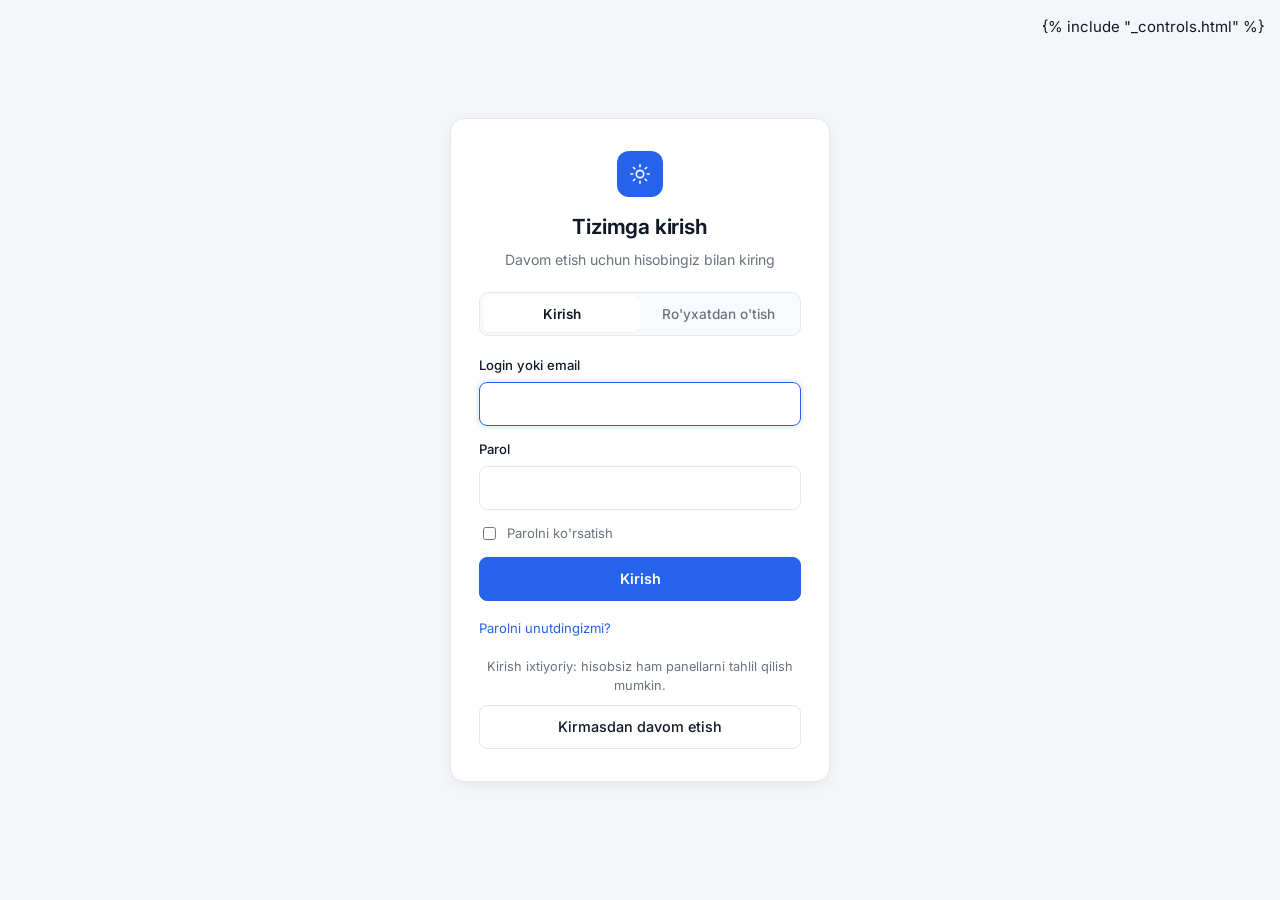
<file: templates/login.html>
<!doctype html>
<html lang="uz">
<head>
  <meta charset="utf-8" />
  <meta name="viewport" content="width=device-width, initial-scale=1" />
  <title>Tizimga kirish</title>
  <meta name="theme-color" content="#2563eb" />
  <link rel="manifest" href="/manifest.webmanifest" />
  <link rel="stylesheet" href="/static/style.css" />
</head>
<body class="auth-body" data-title-key="login.title">
  <div class="auth-controls">
    {% include "_controls.html" %}
  </div>

  <main class="auth-card">
    <span class="topbar__logo auth-card__logo" aria-hidden="true">
      <svg viewBox="0 0 24 24" width="22" height="22" fill="none" stroke="currentColor" stroke-width="1.8" stroke-linecap="round" stroke-linejoin="round"><circle cx="12" cy="12" r="4"/><path d="M12 2v2M12 20v2M4.9 4.9l1.4 1.4M17.7 17.7l1.4 1.4M2 12h2M20 12h2M4.9 19.1l1.4-1.4M17.7 6.3l1.4-1.4"/></svg>
    </span>
    <h1 id="authTitle">Tizimga kirish</h1>
    <p class="auth-card__sub" id="authSub"></p>

    <div class="tabs" id="tabs" role="tablist">
      <button type="button" class="tabs__btn is-active" data-mode="login" role="tab" data-i18n="tab.login">Kirish</button>
      <button type="button" class="tabs__btn" data-mode="register" role="tab" data-i18n="tab.register">Ro'yxatdan o'tish</button>
    </div>

    <form id="loginForm" class="form" novalidate>
      <label class="field" data-field="username">
        <span id="usernameLabel">Login</span>
        <input type="text" id="username" name="username" autocomplete="username" autofocus />
      </label>
      <label class="field" data-field="email" hidden>
        <span data-i18n="field.email">Email</span>
        <input type="email" id="email" name="email" autocomplete="email" />
      </label>
      <label class="field" data-field="code" hidden>
        <span data-i18n="field.code">Tasdiqlash kodi</span>
        <input type="text" id="code" name="code" inputmode="numeric" autocomplete="one-time-code" maxlength="6" class="field__code" placeholder="000000" />
      </label>
      <label class="field" data-field="password">
        <span id="passwordLabel" data-i18n="login.password">Parol</span>
        <input type="password" id="password" name="password" autocomplete="current-password" />
      </label>
      <label class="field" data-field="confirm" hidden>
        <span data-i18n="reg.confirm">Parolni takrorlang</span>
        <input type="password" id="confirm" name="confirm" autocomplete="new-password" />
      </label>
      <p class="form__hint" id="regHint" data-i18n="reg.hint" hidden>Login: 3–30 belgi. Parol: kamida 8 belgi.</p>
      <label class="check" id="showPasswordWrap">
        <input type="checkbox" id="showPassword" />
        <span data-i18n="login.show">Parolni ko'rsatish</span>
      </label>
      <div id="formInfo" class="form__info" role="status" hidden></div>
      <div id="loginError" class="form__error" role="alert" hidden></div>
      <button type="submit" id="loginSubmit" class="btn btn--primary btn--block">Kirish</button>

      <div class="form__links">
        <button type="button" class="linkbtn" id="forgotLink" data-i18n="forgot.link">Parolni unutdingizmi?</button>
        <button type="button" class="linkbtn" id="resendBtn" hidden></button>
        <button type="button" class="linkbtn" id="backLink" data-i18n="back" hidden>Orqaga</button>
      </div>
    </form>

    <div id="guestBlock">
      <p class="auth-card__note" data-i18n="login.optional">Kirish ixtiyoriy: hisobsiz ham panellarni tahlil qilish mumkin.</p>
      <a class="btn btn--block auth-card__guest" href="/" data-i18n="login.guest">Kirmasdan davom etish</a>
    </div>
  </main>

  <script src="/static/i18n.js"></script>
  <script src="/static/common.js"></script>
  <script src="/static/login.js"></script>
</body>
</html>
</file>
<file: static/style.css>
/* =====================================================================
   Quyosh Paneli Nazorati — toza, professional interfeys
   ===================================================================== */

@import url("https://fonts.googleapis.com/css2?family=Inter:wght@400;500;600;700&display=swap");

:root {
  --bg: #f5f6f8;
  --surface: #ffffff;
  --surface-2: #f9fafb;
  --text: #111827;
  --text-muted: #6b7280;
  --border: #e5e7eb;
  --primary: #2563eb;
  --primary-soft: #eff4ff;
  --green: #15803d;
  --green-soft: #ecfdf3;
  --red: #b91c1c;
  --red-soft: #fef2f2;
  --amber: #b45309;
  --amber-soft: #fffbeb;

  --font: "Inter", "Segoe UI", -apple-system, Roboto, sans-serif;
  --mono: "SF Mono", Consolas, monospace;
  --radius: 10px;
  --shadow: 0 1px 2px rgba(16, 24, 40, 0.05);
  --shadow-md: 0 4px 16px -4px rgba(16, 24, 40, 0.1);
}

:root[data-theme="dark"] {
  --bg: #0b0f17;
  --surface: #131925;
  --surface-2: #171e2c;
  --text: #e8ecf3;
  --text-muted: #8b96a9;
  --border: #232c3d;
  --primary: #5b8def;
  --primary-soft: #16213a;
  --green: #4ade80;
  --green-soft: #0f2a1d;
  --red: #f87171;
  --red-soft: #2c1517;
  --amber: #fbbf24;
  --amber-soft: #2a2010;
  --shadow: 0 1px 2px rgba(0, 0, 0, 0.4);
  --shadow-md: 0 8px 24px -8px rgba(0, 0, 0, 0.6);
}

* { box-sizing: border-box; }
[hidden] { display: none !important; }

body {
  margin: 0;
  font-family: var(--font);
  font-size: 15px;
  line-height: 1.5;
  background: var(--bg);
  color: var(--text);
  -webkit-font-smoothing: antialiased;
}

:focus-visible {
  outline: 2px solid var(--primary);
  outline-offset: 2px;
}

/* ------------------------------- Topbar ------------------------------ */
.topbar {
  background: var(--surface);
  border-bottom: 1px solid var(--border);
  position: sticky;
  top: 0;
  z-index: 10;
}

.topbar__inner {
  max-width: 1120px;
  margin: 0 auto;
  padding: 14px 24px;
  display: flex;
  align-items: center;
  justify-content: space-between;
  gap: 16px;
}

.topbar__brand { display: flex; align-items: center; gap: 12px; }

.topbar__logo {
  display: grid;
  place-items: center;
  width: 38px;
  height: 38px;
  border-radius: 9px;
  background: var(--primary);
  color: #fff;
}

.topbar h1 {
  margin: 0;
  font-size: 1rem;
  font-weight: 650;
  letter-spacing: -0.01em;
}

.topbar__subtitle {
  margin: 1px 0 0;
  color: var(--text-muted);
  font-size: 0.8rem;
}

.topbar__actions { display: flex; align-items: center; gap: 10px; }

.status {
  display: inline-flex;
  align-items: center;
  gap: 7px;
  padding: 5px 11px;
  border-radius: 999px;
  font-size: 0.78rem;
  font-weight: 500;
  border: 1px solid var(--border);
  background: var(--surface-2);
}

.status i {
  width: 7px;
  height: 7px;
  border-radius: 50%;
  background: currentColor;
}

.status--ok { color: var(--green); background: var(--green-soft); border-color: transparent; }
.status--warn { color: var(--amber); background: var(--amber-soft); border-color: transparent; }

.icon-btn {
  display: grid;
  place-items: center;
  width: 36px;
  height: 36px;
  border: 1px solid var(--border);
  background: var(--surface);
  color: var(--text-muted);
  border-radius: 8px;
  cursor: pointer;
  transition: color 0.15s, border-color 0.15s, background 0.15s;
}

.icon-btn:hover { color: var(--text); background: var(--surface-2); }

.icon-btn .ico-sun { display: none; }
:root[data-theme="dark"] .icon-btn .ico-sun { display: block; }
:root[data-theme="dark"] .icon-btn .ico-moon { display: none; }

.container {
  max-width: 1120px;
  margin: 0 auto;
  padding: 28px 24px 64px;
}

/* ------------------------------ Bannerlar ---------------------------- */
.banner {
  border-radius: var(--radius);
  padding: 16px 18px;
  margin-bottom: 24px;
  font-size: 0.9rem;
  background: var(--amber-soft);
  color: var(--text);
  border: 1px solid var(--amber);
}

.banner ol { margin: 8px 0 0 18px; padding: 0; }

.banner code {
  font-family: var(--mono);
  font-size: 0.85em;
  background: var(--surface);
  border: 1px solid var(--border);
  padding: 1px 6px;
  border-radius: 4px;
}

.classes {
  display: flex;
  flex-wrap: wrap;
  align-items: center;
  gap: 8px;
  margin-bottom: 20px;
}

.classes__label {
  font-size: 0.8rem;
  color: var(--text-muted);
  margin-right: 4px;
}

.chip {
  padding: 3px 10px;
  border-radius: 999px;
  font-size: 0.78rem;
  font-weight: 500;
  background: var(--surface);
  border: 1px solid var(--border);
  color: var(--text);
}

/* ------------------------------ Statistika --------------------------- */
.stats {
  display: grid;
  grid-template-columns: repeat(4, 1fr);
  gap: 16px;
  margin-bottom: 24px;
}

.stat {
  background: var(--surface);
  border: 1px solid var(--border);
  border-radius: var(--radius);
  padding: 16px 18px;
  box-shadow: var(--shadow);
  display: flex;
  flex-direction: column;
  gap: 4px;
}

.stat__label { font-size: 0.8rem; color: var(--text-muted); }

.stat__value {
  font-size: 1.75rem;
  font-weight: 650;
  letter-spacing: -0.02em;
  font-variant-numeric: tabular-nums;
}

.stat__value--ok { color: var(--green); }
.stat__value--bad { color: var(--red); }

/* ------------------------------ Dropzone ----------------------------- */
.dropzone-section { margin-bottom: 36px; }

.dropzone {
  border: 1.5px dashed var(--border);
  border-radius: var(--radius);
  background: var(--surface);
  padding: 40px 20px;
  text-align: center;
  cursor: pointer;
  transition: border-color 0.15s, background 0.15s;
}

.dropzone:hover,
.dropzone.dragover {
  border-color: var(--primary);
  background: var(--primary-soft);
}

.dropzone__icon {
  display: inline-grid;
  place-items: center;
  width: 52px;
  height: 52px;
  border-radius: 50%;
  background: var(--primary-soft);
  color: var(--primary);
  margin-bottom: 12px;
}

.dropzone__text { margin: 0; font-weight: 500; }
.dropzone__pick { color: var(--primary); font-weight: 600; }

.dropzone__hint { margin: 6px 0 0; color: var(--text-muted); font-size: 0.82rem; }

/* ------------------------------ Tugmalar ----------------------------- */
.btn {
  border: 1px solid var(--border);
  background: var(--surface);
  color: var(--text);
  padding: 7px 14px;
  border-radius: 8px;
  font: inherit;
  font-size: 0.82rem;
  font-weight: 500;
  cursor: pointer;
  transition: background 0.15s, border-color 0.15s;
}

.btn:hover { background: var(--surface-2); border-color: var(--text-muted); }
.btn, .status { white-space: nowrap; }
a.btn { text-decoration: none; display: inline-flex; align-items: center; }
.btn--ghost { background: transparent; }
.btn--small { font-size: 0.75rem; padding: 5px 10px; }

.btn--primary { background: var(--primary); border-color: var(--primary); color: #fff; font-weight: 600; }
.btn--primary:hover { background: var(--primary); border-color: var(--primary); filter: brightness(1.1); }
.btn--primary:disabled { opacity: 0.6; cursor: default; filter: none; }
.btn--block { width: 100%; padding: 10px 14px; font-size: 0.9rem; }
.btn--danger { color: var(--red); }
.btn--danger:hover { background: var(--red-soft); border-color: var(--red); }

/* ---------------------------- Til tanlagich -------------------------- */
.lang {
  display: inline-flex;
  border: 1px solid var(--border);
  border-radius: 8px;
  overflow: hidden;
  background: var(--surface);
}

.lang button {
  border: 0;
  background: transparent;
  color: var(--text-muted);
  font: inherit;
  font-size: 0.75rem;
  font-weight: 600;
  padding: 0 10px;
  height: 34px;
  cursor: pointer;
}

.lang button + button { border-left: 1px solid var(--border); }
.lang button:hover { color: var(--text); background: var(--surface-2); }
.lang button.is-active { background: var(--primary); color: #fff; }

/* ----------------------------- Kirish sahifasi ----------------------- */
.auth-body {
  min-height: 100vh;
  display: flex;
  align-items: center;
  justify-content: center;
  padding: 24px 16px;
}

.auth-controls {
  position: fixed;
  top: 16px;
  right: 16px;
  display: flex;
  gap: 10px;
}

.auth-card {
  width: 100%;
  max-width: 380px;
  background: var(--surface);
  border: 1px solid var(--border);
  border-radius: 14px;
  box-shadow: var(--shadow-md);
  padding: 32px 28px;
  text-align: center;
}

.auth-card__logo { margin: 0 auto 14px; width: 46px; height: 46px; border-radius: 12px; }
.auth-card h1 { margin: 0; font-size: 1.3rem; font-weight: 650; letter-spacing: -0.01em; }
.auth-card__sub { margin: 6px 0 22px; color: var(--text-muted); font-size: 0.88rem; }

.form { display: flex; flex-direction: column; gap: 14px; text-align: left; }
.field { display: flex; flex-direction: column; gap: 6px; font-size: 0.82rem; font-weight: 500; }

.field input {
  font: inherit;
  font-size: 0.92rem;
  padding: 10px 12px;
  border: 1px solid var(--border);
  border-radius: 8px;
  background: var(--surface);
  color: var(--text);
}

.field input:focus { outline: none; border-color: var(--primary); box-shadow: 0 0 0 3px var(--primary-soft); }

.check { display: flex; align-items: center; gap: 8px; font-size: 0.82rem; color: var(--text-muted); cursor: pointer; }

.form__error {
  padding: 9px 12px;
  border-radius: 8px;
  background: var(--red-soft);
  color: var(--red);
  font-size: 0.83rem;
}

.tabs {
  display: grid;
  grid-template-columns: 1fr 1fr;
  padding: 3px;
  margin-bottom: 20px;
  background: var(--surface-2);
  border: 1px solid var(--border);
  border-radius: 9px;
}

.tabs__btn {
  border: 0;
  background: transparent;
  color: var(--text-muted);
  font: inherit;
  font-size: 0.85rem;
  font-weight: 500;
  padding: 8px 10px;
  border-radius: 7px;
  cursor: pointer;
}

.tabs__btn.is-active { background: var(--surface); color: var(--text); font-weight: 600; box-shadow: var(--shadow); }
.form__hint { margin: -4px 0 0; font-size: 0.78rem; color: var(--text-muted); }
.user-chip { font-size: 0.8rem; color: var(--text-muted); padding: 0 4px; white-space: nowrap; }

/* ------------------------- Tushuntirish bo'limi ---------------------- */
.hero { margin-bottom: 32px; }
.hero__title { margin: 0 0 8px; font-size: 1.5rem; font-weight: 650; letter-spacing: -0.02em; }
.hero__lead { margin: 0 0 24px; color: var(--text-muted); max-width: 70ch; }
.subhead { margin: 0 0 12px; font-size: 0.95rem; font-weight: 650; }

.detect {
  display: grid;
  grid-template-columns: repeat(auto-fill, minmax(240px, 1fr));
  gap: 14px;
  margin-bottom: 28px;
}

.detect__card {
  background: var(--surface);
  border: 1px solid var(--border);
  border-radius: var(--radius);
  padding: 14px 16px;
  box-shadow: var(--shadow);
  display: flex;
  flex-direction: column;
  gap: 6px;
}

.detect__card--ok { border-color: var(--green); }
.detect__card h4 { margin: 0; font-size: 0.95rem; font-weight: 650; }
.detect__card p { margin: 0; font-size: 0.84rem; color: var(--text-muted); flex: 1; }
.detect__loss { font-size: 0.78rem; font-weight: 600; color: var(--amber); }
.detect__card--ok .detect__loss { color: var(--green); }

.steps {
  list-style: none;
  margin: 0 0 12px;
  padding: 0;
  display: grid;
  grid-template-columns: repeat(auto-fit, minmax(220px, 1fr));
  gap: 14px;
}

.steps li {
  display: flex;
  flex-direction: column;
  gap: 4px;
  padding: 14px 16px;
  border-radius: var(--radius);
  background: var(--primary-soft);
}

.steps b { font-size: 0.9rem; }
.steps span { font-size: 0.84rem; color: var(--text-muted); }
.note { margin: 0; font-size: 0.78rem; color: var(--text-muted); }

.auth-card__note { margin: 16px 0 10px; font-size: 0.8rem; color: var(--text-muted); }
.auth-card__guest { text-align: center; justify-content: center; }

.form__info {
  padding: 9px 12px;
  border-radius: 8px;
  background: var(--primary-soft);
  color: var(--text);
  font-size: 0.83rem;
}

.form__links { display: flex; flex-wrap: wrap; justify-content: space-between; gap: 8px; margin-top: 2px; }
.form__links:empty { display: none; }

.linkbtn {
  border: 0;
  background: none;
  padding: 2px 0;
  font: inherit;
  font-size: 0.82rem;
  color: var(--primary);
  cursor: pointer;
}

.linkbtn:hover:not(:disabled) { text-decoration: underline; }
.linkbtn:disabled { color: var(--text-muted); cursor: default; }

.field__code {
  text-align: center;
  font-size: 1.4rem !important;
  font-weight: 600;
  letter-spacing: 0.4em;
  font-variant-numeric: tabular-nums;
}

/* ------------------------------ Admin -------------------------------- */
.panel {
  background: var(--surface);
  border: 1px solid var(--border);
  border-radius: var(--radius);
  padding: 18px;
  box-shadow: var(--shadow);
  display: flex;
  flex-direction: column;
  gap: 12px;
}

.panel__empty { color: var(--text-muted); font-size: 0.88rem; text-align: center; padding: 8px; }
.bar-row--wide { grid-template-columns: 170px 1fr 48px; }
.section__actions { display: flex; gap: 8px; flex-wrap: wrap; }

/* ------------------------------ Bo'limlar ---------------------------- */
.section { margin-bottom: 36px; }

.section__head {
  display: flex;
  align-items: center;
  justify-content: space-between;
  margin-bottom: 14px;
}

.section__head h2 { margin: 0; font-size: 1.05rem; font-weight: 650; }
.section__note { font-size: 0.8rem; color: var(--text-muted); }

/* ----------------------------- Natijalar ----------------------------- */
.results-grid {
  display: grid;
  grid-template-columns: repeat(auto-fill, minmax(320px, 1fr));
  gap: 18px;
}

.results-grid:empty::before {
  content: attr(data-empty);
  grid-column: 1 / -1;
  padding: 28px;
  text-align: center;
  color: var(--text-muted);
  font-size: 0.88rem;
  border: 1px solid var(--border);
  border-radius: var(--radius);
  background: var(--surface);
}

.result-card {
  background: var(--surface);
  border: 1px solid var(--border);
  border-radius: var(--radius);
  overflow: hidden;
  box-shadow: var(--shadow);
  display: flex;
  flex-direction: column;
  animation: cardIn 0.25s ease;
}

@keyframes cardIn {
  from { opacity: 0; transform: translateY(6px); }
  to { opacity: 1; transform: none; }
}

.result-card__image-wrap {
  position: relative;
  aspect-ratio: 4 / 3;
  background: #0b0f17;
}

.result-card__image { width: 100%; height: 100%; object-fit: cover; display: block; }

.result-card__gradcam-toggle {
  position: absolute;
  bottom: 10px;
  right: 10px;
  background: rgba(17, 24, 39, 0.78);
  backdrop-filter: blur(6px);
  color: #fff;
  border-color: rgba(255, 255, 255, 0.2);
}

.result-card__gradcam-toggle:hover { background: rgba(17, 24, 39, 0.95); border-color: rgba(255, 255, 255, 0.4); }

.result-card__body { padding: 16px; display: flex; flex-direction: column; gap: 12px; }

.result-card__filename {
  font-size: 0.8rem;
  color: var(--text-muted);
  word-break: break-all;
}

.result-card__status { font-size: 0.85rem; }
.result-card__status.loading { color: var(--primary); }

.result-card__status.loading::after {
  content: "";
  display: inline-block;
  width: 12px;
  height: 12px;
  margin-left: 8px;
  border: 2px solid currentColor;
  border-right-color: transparent;
  border-radius: 50%;
  vertical-align: -2px;
  animation: spin 0.7s linear infinite;
}

@keyframes spin { to { transform: rotate(360deg); } }

.result-card__status.error { color: var(--red); font-weight: 500; }

.result-card__badge-row { display: flex; flex-wrap: wrap; gap: 6px; align-items: center; }

.badge {
  padding: 4px 10px;
  border-radius: 6px;
  font-weight: 600;
  font-size: 0.8rem;
}

.badge--clean { background: var(--green-soft); color: var(--green); }
.badge--dirty { background: var(--red-soft); color: var(--red); }

.result-card__note { font-size: 0.8rem; color: var(--text-muted); margin-top: -4px; }

.pill {
  padding: 4px 10px;
  border-radius: 6px;
  font-size: 0.78rem;
  background: var(--surface-2);
  border: 1px solid var(--border);
  color: var(--text-muted);
}

.pill--loss { background: var(--amber-soft); color: var(--amber); border-color: transparent; }

/* --------------------------- Ehtimollik barlari ---------------------- */
.result-card__bars {
  display: flex;
  flex-direction: column;
  gap: 8px;
  padding-top: 12px;
  border-top: 1px solid var(--border);
}

.bar-row {
  display: grid;
  grid-template-columns: 110px 1fr 48px;
  align-items: center;
  gap: 10px;
  font-size: 0.8rem;
}

.bar-row__label { color: var(--text-muted); white-space: nowrap; overflow: hidden; text-overflow: ellipsis; }

.bar-row__track { height: 6px; background: var(--surface-2); border-radius: 999px; overflow: hidden; }

.bar-row__fill {
  height: 100%;
  border-radius: 999px;
  background: var(--border);
  transition: width 0.5s ease;
}

.bar-row__fill.is-top.is-clean { background: var(--green); }
.bar-row__fill.is-top.is-dirty { background: var(--red); }

.bar-row__pct { text-align: right; font-variant-numeric: tabular-nums; font-weight: 500; }

/* ------------------------------- Tarix ------------------------------- */
.table-wrap {
  overflow-x: auto;
  border: 1px solid var(--border);
  border-radius: var(--radius);
  background: var(--surface);
  box-shadow: var(--shadow);
}

.history-table {
  width: 100%;
  border-collapse: collapse;
  font-size: 0.85rem;
  min-width: 760px;
}

.history-table th,
.history-table td {
  padding: 12px 16px;
  text-align: left;
  border-bottom: 1px solid var(--border);
  white-space: nowrap;
}

.history-table th {
  font-size: 0.75rem;
  font-weight: 600;
  color: var(--text-muted);
  background: var(--surface-2);
}

.history-table td:nth-child(1),
.history-table td:nth-child(2),
.history-table td:nth-child(6),
.history-table td:nth-child(8) {
  font-variant-numeric: tabular-nums;
  color: var(--text-muted);
}

.history-table tbody tr:hover td { background: var(--surface-2); }
.history-table tr:last-child td { border-bottom: none; }

.history-table img {
  width: 44px;
  height: 32px;
  object-fit: cover;
  border-radius: 4px;
  vertical-align: middle;
}

.history-empty td {
  text-align: center;
  color: var(--text-muted);
  padding: 28px 16px;
}

.footer {
  text-align: center;
  color: var(--text-muted);
  font-size: 0.78rem;
  padding: 24px 20px;
  border-top: 1px solid var(--border);
}

/* ------------------------------ Mobil -------------------------------- */
@media (max-width: 1000px) {
  .topbar__inner { flex-wrap: wrap; }
  .topbar__actions { flex-wrap: wrap; }
}

@media (max-width: 760px) {
  .stats { grid-template-columns: repeat(2, 1fr); }
  .topbar__subtitle { display: none; }
}

@media (max-width: 600px) {
  .topbar__inner { padding: 12px 16px; }
  .container { padding: 20px 16px 48px; }
  .results-grid { grid-template-columns: 1fr; }
  .bar-row { grid-template-columns: 84px 1fr 44px; }
  .status { display: none; }
  .topbar__inner { flex-wrap: wrap; }
  .topbar__actions { flex-wrap: wrap; }
  .bar-row--wide { grid-template-columns: 110px 1fr 40px; }
  .section__head { flex-wrap: wrap; gap: 10px; }
}

@media (prefers-reduced-motion: reduce) {
  *, *::before, *::after {
    animation-duration: 0.01ms !important;
    transition-duration: 0.01ms !important;
  }
}

/* ===================================================================
   Admin panel: yon menyu + kontent
   =================================================================== */
.admin { display: grid; grid-template-columns: 252px 1fr; min-height: 100vh; }

.sidebar {
  position: sticky;
  top: 0;
  height: 100vh;
  display: flex;
  flex-direction: column;
  gap: 20px;
  padding: 20px 14px;
  background: var(--surface);
  border-right: 1px solid var(--border);
}

.sidebar__brand { display: flex; align-items: center; gap: 12px; padding: 0 6px; }
.sidebar__brand strong, .sidebar__user strong { display: block; font-size: 0.92rem; line-height: 1.2; }
.sidebar__sub { display: block; font-size: 0.74rem; color: var(--text-muted); }

.nav { display: flex; flex-direction: column; gap: 2px; flex: 1; }

.nav__item {
  display: flex;
  align-items: center;
  gap: 11px;
  padding: 9px 12px;
  border-radius: 8px;
  color: var(--text-muted);
  font-size: 0.88rem;
  font-weight: 500;
  text-decoration: none;
}

.nav__item:hover { background: var(--surface-2); color: var(--text); }
.nav__item.is-active { background: var(--primary-soft); color: var(--primary); }
.nav__item--site { margin-top: auto; border-top: 1px solid var(--border); border-radius: 0 0 8px 8px; padding-top: 14px; }

.sidebar__foot { display: flex; flex-direction: column; gap: 12px; padding-top: 14px; border-top: 1px solid var(--border); }
.sidebar__user { display: flex; align-items: center; gap: 10px; padding: 0 6px; }
.admin__top { display: flex; justify-content: flex-end; align-items: center; gap: 10px; margin-bottom: 18px; }

.avatar {
  display: grid;
  place-items: center;
  width: 34px;
  height: 34px;
  border-radius: 50%;
  background: var(--primary);
  color: #fff;
  font-weight: 650;
  font-size: 0.9rem;
}

.admin__main { padding: 28px 32px 56px; min-width: 0; max-width: 1240px; width: 100%; }

.admin__head {
  display: flex;
  align-items: flex-start;
  justify-content: space-between;
  gap: 16px;
  margin-bottom: 22px;
}

.admin__head h1 { margin: 0; font-size: 1.45rem; font-weight: 650; letter-spacing: -0.02em; }
.admin__head p { margin: 4px 0 0; color: var(--text-muted); font-size: 0.88rem; }
.admin__actions { display: flex; gap: 8px; flex-wrap: wrap; }

/* KPI kartalari */
.kpis { display: grid; grid-template-columns: repeat(4, 1fr); gap: 16px; margin-bottom: 20px; }

.kpi {
  position: relative;
  display: flex;
  flex-direction: column;
  gap: 4px;
  padding: 16px 18px 14px 22px;
  background: var(--surface);
  border: 1px solid var(--border);
  border-radius: var(--radius);
  box-shadow: var(--shadow);
  overflow: hidden;
}

.kpi::before { content: ""; position: absolute; left: 0; top: 0; bottom: 0; width: 4px; background: var(--primary); }
.kpi--ok::before { background: var(--green); }
.kpi--bad::before { background: var(--red); }
.kpi__label { font-size: 0.8rem; color: var(--text-muted); }
.kpi__value { font-size: 1.9rem; font-weight: 650; letter-spacing: -0.02em; font-variant-numeric: tabular-nums; line-height: 1.15; }
.kpi--ok .kpi__value { color: var(--green); }
.kpi--bad .kpi__value { color: var(--red); }
.kpi__sub { font-size: 0.78rem; color: var(--text-muted); min-height: 1.2em; }
.kpi__sub b { color: var(--text); font-weight: 600; }

/* Kartalar */
.grid-2 { display: grid; grid-template-columns: 3fr 2fr; gap: 16px; margin-bottom: 20px; }

.card {
  background: var(--surface);
  border: 1px solid var(--border);
  border-radius: var(--radius);
  box-shadow: var(--shadow);
  padding: 18px;
  min-width: 0;
}

.card--flush { padding: 0; overflow: hidden; margin-bottom: 20px; }
.card__head { display: flex; align-items: center; justify-content: space-between; gap: 12px; margin-bottom: 14px; }
.card__head h2 { margin: 0; font-size: 0.95rem; font-weight: 650; }
.card__head--pad { padding: 16px 18px 0; margin-bottom: 8px; }

.legend { display: flex; gap: 14px; font-size: 0.78rem; color: var(--text-muted); }
.legend span { display: inline-flex; align-items: center; gap: 6px; }
.dot { width: 9px; height: 9px; border-radius: 3px; display: inline-block; }
.dot--ok { background: var(--green); }
.dot--bad { background: var(--red); }

/* Kunlik grafik */
.chart { display: flex; align-items: stretch; gap: 6px; height: 190px; }

.chart__col {
  flex: 1;
  min-width: 0;
  display: flex;
  flex-direction: column;
  justify-content: flex-end;
  align-items: center;
  gap: 4px;
}

.chart__area {
  position: relative;
  flex: 1;
  width: 100%;
  display: flex;
  align-items: flex-end;
  justify-content: center;
}

.chart__val {
  position: absolute;
  left: 0;
  right: 0;
  text-align: center;
  font-size: 0.68rem;
  color: var(--text-muted);
  font-variant-numeric: tabular-nums;
}

.chart__bar { width: 100%; max-width: 30px; min-height: 2px; display: flex; flex-direction: column; border-radius: 4px 4px 0 0; overflow: hidden; background: var(--border); flex: none; }
.chart__bar:not(:empty) { background: none; }
.chart__seg--ok { background: var(--green); }
.chart__seg--bad { background: var(--red); }
.chart__lab { font-size: 0.64rem; color: var(--text-muted); white-space: nowrap; }

.classbars { display: flex; flex-direction: column; gap: 12px; }

/* Jadval qo'shimchalari */
.table-wrap--bare { border: 0; border-radius: 0; box-shadow: none; background: none; }
.td-actions { text-align: right; }

.tag {
  display: inline-block;
  padding: 2px 9px;
  border-radius: 999px;
  font-size: 0.75rem;
  font-weight: 600;
}

.tag--ok { background: var(--green-soft); color: var(--green); }
.tag--bad { background: var(--red-soft); color: var(--red); }
.tag--warn { background: var(--amber-soft); color: var(--amber); }

.toolbar { display: flex; gap: 10px; flex-wrap: wrap; margin-bottom: 14px; }

.input {
  font: inherit;
  font-size: 0.86rem;
  padding: 8px 12px;
  border: 1px solid var(--border);
  border-radius: 8px;
  background: var(--surface);
  color: var(--text);
  min-width: 0;
}

.toolbar .input[type="search"] { flex: 1 1 240px; max-width: 360px; }
.input:focus { outline: none; border-color: var(--primary); box-shadow: 0 0 0 3px var(--primary-soft); }

@media (max-width: 1000px) {
  .kpis { grid-template-columns: repeat(2, 1fr); }
  .grid-2 { grid-template-columns: 1fr; }
}

@media (max-width: 860px) {
  .admin { grid-template-columns: 1fr; }
  .sidebar { position: static; height: auto; flex-direction: row; flex-wrap: wrap; align-items: center; gap: 12px; padding: 12px 16px; border-right: 0; border-bottom: 1px solid var(--border); }
  .nav { flex-direction: row; flex: 1 1 100%; order: 3; overflow-x: auto; }
  .nav__item { white-space: nowrap; }
  .nav__item--site { margin-top: 0; border-top: 0; padding-top: 9px; border-radius: 8px; }
  .sidebar__foot { flex-direction: row; align-items: center; border-top: 0; padding-top: 0; margin-left: auto; }
  .sidebar__user div { display: none; }
  .sidebar__foot .btn--block { width: auto; padding: 7px 14px; font-size: 0.82rem; }
  .admin__main { padding: 20px 16px 40px; }
}

@media (max-width: 520px) {
  .kpis { grid-template-columns: 1fr; }
  .chart { gap: 3px; }
  .chart__lab { font-size: 0.55rem; }
}

/* ===================================================================
   Yangi imkoniyatlar: rejim, yuklash, kalkulyator, natija kartasi, lightbox
   =================================================================== */
.no-scroll { overflow: hidden; }

/* ---- Yuklash bo'limi ---- */
.upload-head { display: flex; flex-wrap: wrap; align-items: center; justify-content: space-between; gap: 12px; margin-bottom: 10px; }

.seg { display: inline-flex; padding: 3px; background: var(--surface-2); border: 1px solid var(--border); border-radius: 9px; }
.seg__btn { border: 0; background: transparent; color: var(--text-muted); font: inherit; font-size: 0.84rem; font-weight: 500; padding: 7px 14px; border-radius: 7px; cursor: pointer; }
.seg__btn:hover:not(:disabled):not(.is-active) { color: var(--text); }
.seg__btn.is-active { background: var(--surface); color: var(--text); font-weight: 600; box-shadow: var(--shadow); }
.seg__btn:disabled { opacity: 0.45; cursor: not-allowed; }

.panel-pick { display: flex; align-items: center; gap: 8px; font-size: 0.84rem; color: var(--text-muted); }
.panel-pick .input { min-width: 160px; }

.newpanel { display: flex; flex-wrap: wrap; align-items: center; gap: 8px; margin: 0 0 10px; padding: 10px 12px; background: var(--primary-soft); border-radius: var(--radius); }
.newpanel .input { padding: 6px 10px; }
.input--coord { width: 104px; }
.input--sm { padding: 5px 8px; font-size: 0.8rem; max-width: 190px; }
.form__error--inline { display: inline-block; padding: 4px 10px; }
.mode-hint { margin: 0 0 10px; font-size: 0.82rem; color: var(--text-muted); min-height: 1.2em; }

.dropzone__actions { display: flex; justify-content: center; flex-wrap: wrap; gap: 8px; margin-top: 14px; }
.dropzone__actions .btn { display: inline-flex; align-items: center; gap: 6px; }

.progress { display: flex; align-items: center; gap: 12px; margin-top: 12px; }
.progress__track { flex: 1; height: 8px; background: var(--surface-2); border: 1px solid var(--border); border-radius: 999px; overflow: hidden; }
.progress__track i { display: block; height: 100%; width: 0; background: var(--primary); border-radius: 999px; transition: width 0.25s ease; }
.progress__text { font-size: 0.8rem; color: var(--text-muted); font-variant-numeric: tabular-nums; white-space: nowrap; }

.check--inline { align-self: end; padding-bottom: 8px; }

/* ---- Kalkulyator ---- */
.calc { display: grid; grid-template-columns: 1.5fr 1fr; gap: 20px; }
.calc__inputs { display: grid; grid-template-columns: repeat(auto-fill, minmax(150px, 1fr)); gap: 12px; align-content: start; }
.field--sm { font-size: 0.78rem; color: var(--text-muted); gap: 5px; }
.field--sm .input { width: 100%; }
.calc__out { display: flex; flex-direction: column; gap: 10px; padding-left: 20px; border-left: 1px solid var(--border); }
.calc__item { display: flex; justify-content: space-between; align-items: baseline; gap: 12px; font-size: 0.86rem; color: var(--text-muted); }
.calc__item b { font-size: 1.15rem; color: var(--text); font-variant-numeric: tabular-nums; }
.calc__item:nth-child(2) b { color: var(--red); }
.calc__out .note { margin-top: 2px; }

/* ---- Natija kartasi ---- */
.result-card__image { object-fit: contain; background: #0b0f17; cursor: zoom-in; }
.result-card__image-wrap { --heat: 0.65; }
.result-card__image-wrap.is-zip { display: grid; place-items: center; }
.result-card__image-wrap.is-zip::after { content: "ZIP"; color: #9ca3af; font-weight: 700; letter-spacing: 0.1em; }

.result-card__heat, .result-card__mask {
  position: absolute; inset: 0; width: 100%; height: 100%;
  object-fit: contain; pointer-events: none;
}
.result-card__heat { opacity: var(--heat); }

.result-card__layers { position: absolute; bottom: 10px; right: 10px; display: flex; gap: 6px; flex-wrap: wrap; justify-content: flex-end; }
.result-card__layers .btn { position: static; }
.result-card__gradcam-toggle { position: static; }

.result-card__zoom {
  position: absolute; top: 10px; right: 10px; width: 30px; height: 30px; display: grid; place-items: center;
  border: 1px solid rgba(255, 255, 255, 0.25); border-radius: 8px; cursor: pointer;
  background: rgba(17, 24, 39, 0.72); color: #fff; backdrop-filter: blur(6px);
}
.result-card__zoom:hover { background: rgba(17, 24, 39, 0.95); }

.pill--hot { background: var(--red-soft); color: var(--red); border-color: transparent; }
.pill--gps { background: var(--primary-soft); color: var(--primary); border-color: transparent; }

.result-card__warnings {
  padding: 9px 12px; border-radius: 8px; background: var(--amber-soft); border: 1px solid var(--amber);
  color: var(--text); font-size: 0.8rem;
}
.result-card__warnings ul { margin: 0; padding-left: 18px; }
.warn__tip { margin: 6px 0 0; color: var(--text-muted); font-size: 0.77rem; }

.result-card__slider { display: flex; align-items: center; gap: 10px; font-size: 0.78rem; color: var(--text-muted); }
.result-card__slider input { flex: 1; accent-color: var(--primary); }

.result-card__feedback {
  display: flex; flex-wrap: wrap; align-items: center; gap: 8px;
  padding-top: 10px; border-top: 1px solid var(--border); font-size: 0.8rem;
}
.fb__q { color: var(--text-muted); margin-right: 2px; }
.fb__thanks { color: var(--green); font-weight: 500; }

/* ---- Toast ---- */
.toast {
  position: fixed; left: 50%; bottom: 24px; transform: translate(-50%, 20px); opacity: 0; pointer-events: none;
  z-index: 100; max-width: min(92vw, 460px); padding: 10px 16px; border-radius: 10px; font-size: 0.86rem;
  background: #111827; color: #fff; box-shadow: var(--shadow-md); transition: opacity 0.2s, transform 0.2s;
}
.toast.is-show { opacity: 1; transform: translate(-50%, 0); }

/* ---- Lightbox ---- */
.lb { position: fixed; inset: 0; z-index: 90; display: flex; flex-direction: column; background: rgba(7, 11, 18, 0.94); color: #e8ecf3; }
.lb[hidden] { display: none; }
.lb__bar { display: flex; flex-wrap: wrap; align-items: center; justify-content: space-between; gap: 10px; padding: 10px 14px; border-bottom: 1px solid rgba(255, 255, 255, 0.1); }
.lb__title { font-size: 0.86rem; font-weight: 500; min-width: 0; overflow: hidden; text-overflow: ellipsis; white-space: nowrap; flex: 1 1 200px; }
.lb__tools { display: flex; align-items: center; flex-wrap: wrap; gap: 12px; }
.lb__opacity { display: flex; align-items: center; gap: 8px; font-size: 0.78rem; color: #9aa6ba; }
.lb__opacity input { width: 110px; accent-color: #5b8def; }
.check--light { color: #cbd5e1; }
.lb__btn { min-width: 34px; height: 34px; padding: 0 10px; border: 1px solid rgba(255, 255, 255, 0.22); background: rgba(255, 255, 255, 0.06); color: #fff; border-radius: 8px; font: inherit; font-size: 1rem; cursor: pointer; }
.lb__btn:hover { background: rgba(255, 255, 255, 0.16); }
.lb__btn--text { font-size: 0.78rem; }
.lb__stage { position: relative; flex: 1; overflow: hidden; touch-action: none; cursor: grab; user-select: none; }
.lb__stage:active { cursor: grabbing; }
.lb__layer { position: absolute; left: 0; top: 0; transform-origin: 0 0; will-change: transform; }
.lb__layer img { position: absolute; inset: 0; width: 100%; height: 100%; display: block; pointer-events: none; }
.lb__layer img[hidden] { display: none; }
.lb__hint { padding: 7px 14px; font-size: 0.74rem; color: #8593a8; text-align: center; border-top: 1px solid rgba(255, 255, 255, 0.08); }

@media (max-width: 860px) {
  .calc { grid-template-columns: 1fr; }
  .calc__out { padding-left: 0; border-left: 0; border-top: 1px solid var(--border); padding-top: 14px; }
}

@media (max-width: 520px) {
  .lb__opacity input { width: 80px; }
  .panel-pick .input { min-width: 0; }
}

@media print {
  .topbar, .footer, .dropzone-section, .lb, .toast, .section__actions, .calc { display: none !important; }
}

/* ===================================================================
   Kabinet, panellar, xarita, admin qo'shimchalari
   =================================================================== */
.seg--wide { margin-bottom: 20px; }
.stats--sm { margin-bottom: 16px; }
.stats--sm .stat__value { font-size: 1.5rem; }
.tag--blue { background: var(--primary-soft); color: var(--primary); }
.dot--blue { background: var(--primary); }
.card__title { margin: 0 0 10px; font-size: 0.95rem; font-weight: 650; }
.newpanel-card { margin-bottom: 18px; }
.newpanel--plain { background: none; padding: 0; margin: 0 0 8px; }

.panels { display: grid; grid-template-columns: repeat(auto-fill, minmax(320px, 1fr)); gap: 16px; align-items: start; }
.panel__empty { grid-column: 1 / -1; padding: 28px; text-align: center; color: var(--text-muted); font-size: 0.88rem; background: var(--surface); border: 1px solid var(--border); border-radius: var(--radius); }
.panel-card { display: flex; flex-direction: column; gap: 10px; }
.panel-card__head { display: flex; justify-content: space-between; gap: 12px; align-items: flex-start; }
.panel-card__head h3 { margin: 0; font-size: 1rem; }
.panel-card__loc { display: block; margin-top: 2px; font-size: 0.76rem; color: var(--primary); text-decoration: none; }
.panel-card__loc:hover { text-decoration: underline; }
.panel-card__spark { width: 120px; flex: none; }
.panel-card__spark.is-ok { color: var(--green); }
.panel-card__spark.is-bad { color: var(--red); }
.spark { width: 100%; height: 34px; display: block; }
.trend { display: flex; flex-wrap: wrap; align-items: center; gap: 8px; }
.trend__delta { font-size: 0.78rem; color: var(--text-muted); }
.panel-card__last { margin: 0; font-size: 0.82rem; color: var(--text-muted); }
.panel-card__last b.ok { color: var(--green); }
.panel-card__last b.bad { color: var(--red); }
.panel-card__actions { display: flex; gap: 8px; }
.panel-card__detail { border-top: 1px solid var(--border); padding-top: 8px; }
.panel-card__detail .history-table { min-width: 0; }

.map { height: 520px; border: 1px solid var(--border); border-radius: var(--radius); background: var(--surface-2); z-index: 0; }
.legend--map { margin-bottom: 10px; }
.map-popup { font-size: 0.82rem; line-height: 1.4; }
.map-popup__muted { color: #6b7280; font-size: 0.74rem; }
.map-fallback { padding: 18px; font-size: 0.86rem; }
.map-fallback ul { margin: 8px 0 0; padding-left: 18px; color: var(--text-muted); }

/* ---- Admin ---- */
.rank { display: flex; flex-direction: column; gap: 12px; }
.rank__row { display: grid; grid-template-columns: 1fr auto; gap: 4px 12px; align-items: center; font-size: 0.84rem; }
.rank__bar { grid-column: 1 / -1; height: 6px; background: var(--surface-2); border-radius: 999px; overflow: hidden; }
.rank__bar i { display: block; height: 100%; background: var(--red); border-radius: 999px; }
.rank__meta { color: var(--text-muted); font-variant-numeric: tabular-nums; }
.chart-switch .seg__btn { padding: 4px 10px; font-size: 0.76rem; }
.thumb-cell img { width: 52px; height: 52px; object-fit: cover; border-radius: 6px; display: block; background: var(--surface-2); }
.banner--inline { margin-bottom: 16px; }
.settings { max-width: 460px; display: flex; flex-direction: column; gap: 14px; }
.form__ok { padding: 9px 12px; border-radius: 8px; background: var(--green-soft); color: var(--green); font-size: 0.83rem; }
.fb-stat { font-size: 0.84rem; color: var(--text-muted); margin: 14px 0 0; }
.fb-stat b { color: var(--text); }

/* ===================================================================
   ---- ANIMATSIYALAR ----
   =================================================================== */
@keyframes fadeIn { from { opacity: 0; } to { opacity: 1; } }
@keyframes viewIn { from { opacity: 0; transform: translateY(10px); } to { opacity: 1; transform: none; } }
@keyframes spinSlow { to { transform: rotate(360deg); } }
@keyframes floatY { 0%, 100% { transform: translateY(0); } 50% { transform: translateY(-6px); } }
@keyframes pulseDot { 0% { box-shadow: 0 0 0 0 currentColor; } 70% { box-shadow: 0 0 0 7px transparent; } 100% { box-shadow: 0 0 0 0 transparent; } }
@keyframes growX { from { transform: scaleX(0); } to { transform: scaleX(1); } }
@keyframes growY { from { transform: scaleY(0); opacity: 0.4; } to { transform: scaleY(1); opacity: 1; } }
@keyframes popIn { 0% { transform: scale(0.6); opacity: 0; } 60% { transform: scale(1.08); opacity: 1; } 100% { transform: scale(1); } }
@keyframes scanLine { 0% { top: -4%; } 100% { top: 104%; } }
@keyframes stripes { to { background-position: 28px 0; } }
@keyframes glowDrift { 0% { transform: translate(-4%, 0) scale(1); } 100% { transform: translate(5%, 12%) scale(1.12); } }
@keyframes lbPop { from { opacity: 0; transform: scale(0.985); } to { opacity: 1; transform: none; } }

/* Sahifa elementlarining ketma-ket paydo bo'lishi (common.js `.js` va `.reveal` sinflarini qo'yadi) */
.js .reveal { opacity: 0; transform: translateY(18px); }
.js .reveal.is-in {
  opacity: 1;
  transform: none;
  transition: opacity 0.6s ease var(--d, 0ms), transform 0.7s cubic-bezier(0.2, 0.75, 0.2, 1) var(--d, 0ms);
}

/* Silliq rang o'tishlari (tun/kunduz) va ko'tarilish effektlari */
.card, .stat, .kpi, .topbar, .sidebar, .table-wrap, .input, .result-card, .detect__card,
.panel-card, .dropzone, .auth-card, .steps li, .banner {
  transition: background-color 0.3s ease, border-color 0.3s ease, color 0.3s ease,
              box-shadow 0.25s ease, transform 0.25s cubic-bezier(0.2, 0.75, 0.2, 1);
}

.result-card:hover, .detect__card:hover, .stat:hover, .kpi:hover, .panel-card:hover, .steps li:hover {
  transform: translateY(-3px);
  box-shadow: var(--shadow-md);
}

.btn, .seg__btn, .lang button, .nav__item, .icon-btn { transition: background-color 0.18s ease, border-color 0.18s ease, color 0.18s ease, transform 0.15s ease, box-shadow 0.2s ease; }
.btn:hover:not(:disabled) { transform: translateY(-1px); }
.btn:active:not(:disabled), .seg__btn:active:not(:disabled), .icon-btn:active { transform: scale(0.96); }
.btn--primary:hover:not(:disabled) { box-shadow: 0 6px 16px -6px var(--primary); }
.icon-btn:hover svg { transform: rotate(18deg); }
.icon-btn svg { transition: transform 0.3s ease; }

/* Logotip: nurlari sekin aylanadi */
.topbar__logo svg { animation: spinSlow 40s linear infinite; }
.topbar__logo:hover svg { animation-duration: 6s; }

/* "Model tayyor" nuqtasi */
.status--ok i { animation: pulseDot 2.4s ease-out infinite; }

/* Sarlavha ortidagi sekin suzuvchi yorug'lik */
.hero { position: relative; }
.hero::before {
  content: ""; position: absolute; z-index: -1; pointer-events: none;
  top: -50px; left: -40px; width: min(560px, 80%); height: 240px; border-radius: 50%;
  background: radial-gradient(closest-side, var(--primary-soft), transparent);
  animation: glowDrift 14s ease-in-out infinite alternate;
}

/* Yuklash maydoni */
.dropzone__icon { animation: floatY 3.2s ease-in-out infinite; }
.dropzone.dragover { transform: scale(1.012); box-shadow: 0 0 0 4px var(--primary-soft); }
.dropzone.dragover .dropzone__icon { animation-duration: 0.9s; }

/* Progress: harakatlanuvchi yo'llar */
.progress__track i {
  background-image: repeating-linear-gradient(45deg, rgba(255, 255, 255, 0.22) 0 8px, transparent 8px 16px);
  background-size: 28px 28px;
  animation: stripes 0.9s linear infinite;
}

/* Tahlil paytida rasm ustida skaner chizig'i */
.result-card__image-wrap.is-scanning { overflow: hidden; }
.result-card__image-wrap.is-scanning::before {
  content: ""; position: absolute; inset: 0; z-index: 2; pointer-events: none;
  background: linear-gradient(180deg, transparent, rgba(91, 141, 239, 0.12) 50%, transparent);
  animation: fadeIn 0.4s ease backwards;
}
.result-card__image-wrap.is-scanning::after {
  content: ""; position: absolute; left: 0; right: 0; height: 3px; z-index: 3; pointer-events: none;
  background: linear-gradient(90deg, transparent, #5b8def, #a5c4ff, #5b8def, transparent);
  box-shadow: 0 0 18px 4px rgba(91, 141, 239, 0.65);
  animation: scanLine 1.5s ease-in-out infinite alternate;
}
.result-card__image-wrap.is-zip.is-scanning::after { content: ""; }

/* Natija belgisi va ehtimollik barlari o'sib chiqadi */
.badge--pop { animation: popIn 0.5s cubic-bezier(0.3, 1.4, 0.5, 1) backwards; }
.bar-row__fill, .rank__bar i { transform-origin: left center; animation: growX 0.9s cubic-bezier(0.2, 0.75, 0.2, 1) backwards; }
.bar-row:nth-child(2) .bar-row__fill { animation-delay: 0.06s; }
.bar-row:nth-child(3) .bar-row__fill { animation-delay: 0.12s; }
.bar-row:nth-child(4) .bar-row__fill { animation-delay: 0.18s; }
.bar-row:nth-child(5) .bar-row__fill { animation-delay: 0.24s; }
.bar-row:nth-child(6) .bar-row__fill { animation-delay: 0.3s; }

/* Grafik ustunlari pastdan o'sadi (har biri ketma-ket) */
.chart__bar { transform-origin: bottom center; animation: growY 0.7s cubic-bezier(0.2, 0.75, 0.2, 1) backwards; animation-delay: calc(var(--i, 0) * 40ms); }
.chart__val { animation: fadeIn 0.5s ease backwards; animation-delay: calc(var(--i, 0) * 40ms + 0.35s); }

/* Ko'rinishlar (tablar) almashganda */
.view:not([hidden]) { animation: viewIn 0.38s cubic-bezier(0.2, 0.75, 0.2, 1) backwards; }

/* Kattalashtirish oynasi */
.lb:not([hidden]) { animation: fadeIn 0.2s ease backwards; }
.lb:not([hidden]) .lb__layer { animation: lbPop 0.28s ease backwards; }

/* Yuklanayotgan karta va toast silliqroq */
.result-card { animation: cardIn 0.45s cubic-bezier(0.2, 0.75, 0.2, 1) backwards; }
.panel-card, .history-table tbody tr { animation: fadeIn 0.4s ease backwards; }

@media (prefers-reduced-motion: reduce) {
  .js .reveal { opacity: 1; transform: none; }
  .result-card:hover, .detect__card:hover, .stat:hover, .kpi:hover, .panel-card:hover { transform: none; }
}

@media print {
  .js .reveal { opacity: 1 !important; transform: none !important; }
}
</file>
